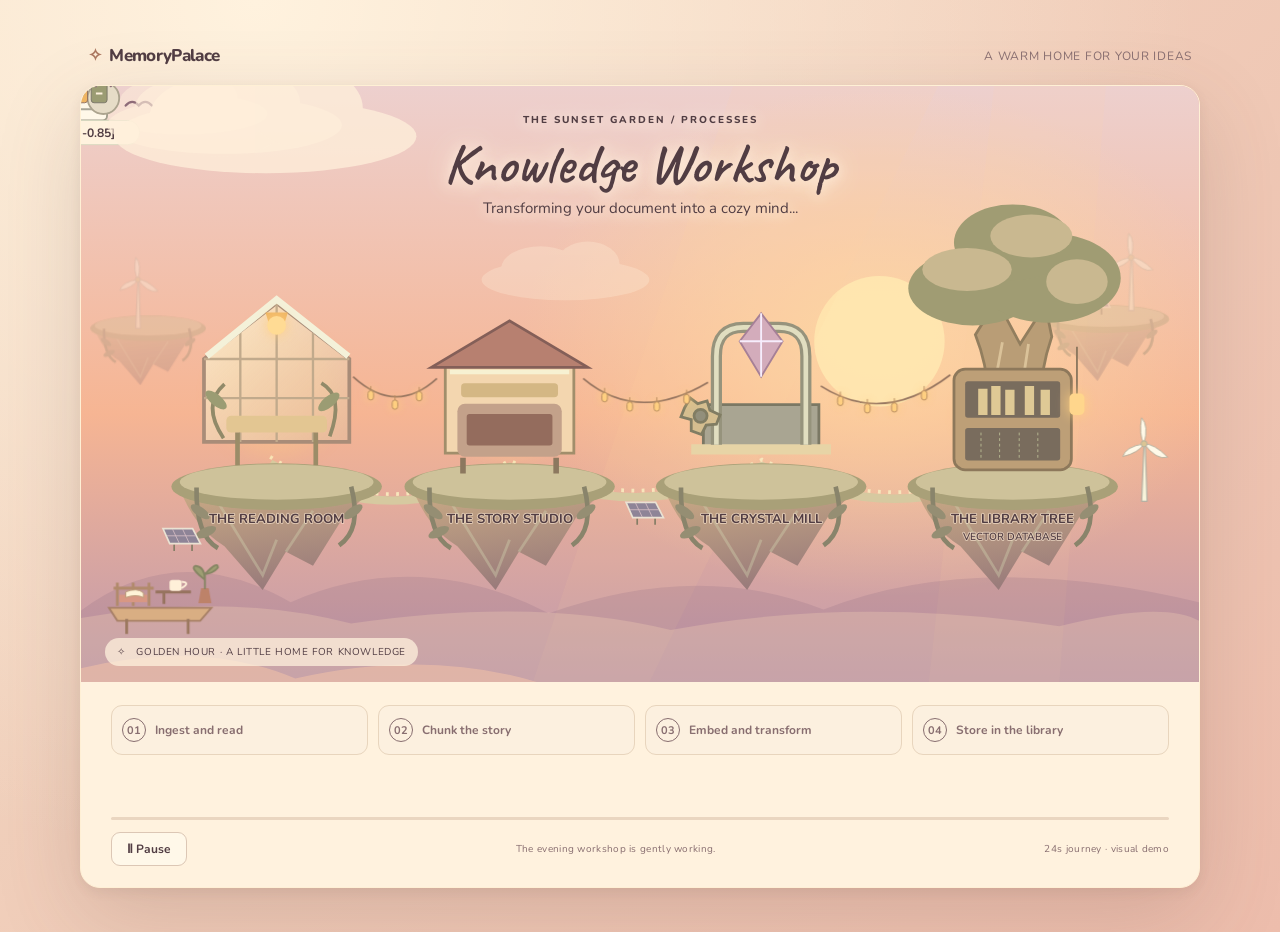
<file: app/static/processes-sunset.html>
<!DOCTYPE html>
<html lang="en"><head><meta charset="utf-8"><meta name="viewport" content="width=device-width, initial-scale=1"><title>MemoryPalace · Sunset Workshop</title>
<link rel="preconnect" href="https://fonts.googleapis.com"><link rel="preconnect" href="https://fonts.gstatic.com" crossorigin>
<link href="https://fonts.googleapis.com/css2?family=Caveat:wght@400;500;600;700&amp;family=Nunito:wght@400;500;600;700;800&amp;display=swap" rel="stylesheet">
<style>
:root{--sunset-peach:#f6b593;--sunset-mauve:#bf99ad;--lantern-gold:#ffcf80;--sunset-shadow:#674641;--warm-cloud:#fff0db;--sky:#edbdac;--sky-deep:#c694a3;--cream:#fff2de;--paper:#fff8e9;--ink:#513d43;--muted:#886e70;--moss:#aa765f;--leaf:#9b9c73;--dark-leaf:#8a574b;--honey:#efb562;--clay:#bc8068;--rose:#dc958b;--lavender:#b7a0bc;--glass:#efd2b4;--earth:#a38c79;--line:#e8d5bd;--loop:24s;--title-font:'Caveat','Segoe Print',Georgia,serif;--ui-font:'Nunito','Trebuchet MS',sans-serif}
*{box-sizing:border-box}body{margin:0;background:radial-gradient(ellipse at 20% 0%,var(--cream),transparent 65%),linear-gradient(135deg,#f3dac4,var(--sky));color:var(--ink);font-family:var(--ui-font);min-height:100vh;padding:44px 24px;display:grid;place-items:center}.page{width:min(1120px,100%)}.brandline{display:flex;justify-content:space-between;align-items:center;margin:0 8px 18px;font-size:12px;color:var(--muted);letter-spacing:.06em}.brand{font-size:17px;color:var(--ink);font-weight:800;letter-spacing:-.04em}.brand span{color:var(--moss);margin-right:8px}.window{overflow:hidden;border:1px solid #ffffffb0;border-radius:20px;background:var(--cream);box-shadow:0 24px 70px #67464126,0 3px 10px #67464112}.bar{display:flex;gap:18px;align-items:center;padding:14px 20px;background:#fff2e2;border-bottom:1px solid var(--line)}.dots{display:flex;gap:7px}.dots i{width:10px;height:10px;border-radius:100%;background:var(--rose)}.dots i:nth-child(2){background:var(--honey)}.dots i:nth-child(3){background:var(--leaf)}.url{margin:auto;background:#f4e5d5;border:1px solid #e8d2bf;border-radius:8px;padding:7px 26px;font-size:12px;color:var(--muted);text-align:center}button{font:700 12px var(--ui-font);border:1px solid #dcc7b5;border-radius:9px;background:var(--paper);padding:8px 13px;color:var(--ink);cursor:pointer;min-width:76px}button:hover{background:#f9e5cf}button:focus-visible{outline:3px solid var(--honey);outline-offset:3px}.scene{position:relative;isolation:isolate;background:var(--sky)}.scene svg{display:block;width:100%;height:auto}.heading{position:absolute;z-index:2;inset:27px 20px auto;text-align:center;pointer-events:none;text-shadow:0 2px 9px #fff2de,0 0 22px #fff2de}h1{font:600 clamp(32px,4.8vw,56px)/1 var(--title-font);margin:9px 0 6px}.eyebrow{font-size:10px;letter-spacing:.2em;text-transform:uppercase;font-weight:800}.subtitle{font-size:clamp(11px,1.4vw,15px);margin:0}.scene-badge{position:absolute;bottom:16px;left:24px;font-size:10px;letter-spacing:.06em;color:var(--ink);background:#fff2debd;padding:7px 12px;border-radius:20px}.bottom{padding:23px 30px 21px}.steps{display:grid;grid-template-columns:repeat(4,1fr);gap:10px}.chip{display:flex;gap:9px;align-items:center;border:1px solid var(--line);background:#fcf0df;border-radius:11px;padding:12px 10px;font-size:12px;font-weight:700;color:var(--muted);animation-duration:var(--loop);animation-iteration-count:infinite;animation-timing-function:steps(1,end)}.chip b{display:grid;place-items:center;width:24px;height:24px;flex-shrink:0;border-radius:50%;border:1px solid currentColor;font-size:11px}.chip:nth-child(1){animation-name:chip1}.chip:nth-child(2){animation-name:chip2}.chip:nth-child(3){animation-name:chip3}.chip:nth-child(4){animation-name:chip4}.captions{height:45px;position:relative;margin:17px 0 0;text-align:center}.captions p{position:absolute;inset:0;margin:0;font:500 clamp(20px,2.4vw,27px)/1.3 var(--title-font);opacity:0}.caption1{animation-name:stage1}.caption2{animation-name:stage2}.caption3{animation-name:stage3}.caption4{animation-name:stage4}.progress{height:3px;background:#ead6c0;overflow:hidden;border-radius:4px}.progress span{display:block;width:100%;height:100%;background:var(--moss);transform:scaleX(0);transform-origin:left;animation-name:progress}.footer{display:flex;justify-content:space-between;margin-top:12px;font-size:10px;color:var(--muted);letter-spacing:.03em}.story,.captions p,.progress span{animation-duration:var(--loop);animation-iteration-count:infinite;animation-timing-function:linear}.paused *{animation-play-state:paused!important}.station-label{font:700 14px var(--ui-font);fill:var(--ink)}.tiny{font:600 11px var(--ui-font);fill:var(--ink)}.vector-text{font:700 13px var(--ui-font);fill:var(--ink)}.ambient-spin{transform-box:fill-box;transform-origin:center;animation:spin 13s linear infinite}.sway{transform-box:fill-box;transform-origin:bottom center;animation:sway 7.3s ease-in-out infinite alternate}.lantern{animation:glow 4.7s ease-in-out infinite alternate}.cloud-far{animation:cloudFar 97s linear infinite}.cloud-mid{animation:cloudMid 71s linear infinite}.cloud-near{animation:cloudNear 47s linear infinite}.bird{animation:bird 29s linear infinite}.wing{transform-box:fill-box;transform-origin:center;animation:flap 1.3s ease-in-out infinite alternate}.seed{opacity:0;animation:seed 19s linear infinite}.seed.two{animation-delay:5s}.seed.three{animation-delay:11s}.courier{animation-name:journey}.document{animation-name:document}.chunks{animation-name:chunks}.vectors{animation-name:vectors}.books{animation-name:books}.read-beam{animation-name:readBeam;opacity:0}.extracted{animation-name:extracted;opacity:0}.cut-tool{animation-name:cutTool;opacity:0}.chunk-fan{animation-name:chunkFan;opacity:0}.crystal-light{animation-name:crystalLight;opacity:0}.shelf-light{animation-name:shelfLight;opacity:0}.stored{animation-name:stored;opacity:0}.spark{animation-name:spark;opacity:0}.gear{transform-box:fill-box;transform-origin:center;animation-name:gear}
@keyframes journey{0%{transform:translate(40px,300px)}8%,19%{transform:translate(210px,300px)}25%,44%{transform:translate(460px,300px)}50%,69%{transform:translate(730px,300px)}75%,84%{transform:translate(1000px,300px)}92%,99.99%{transform:translate(1000px,386px)}100%{transform:translate(40px,300px)}}
@keyframes document{0%,15.99%{opacity:1}16%,100%{opacity:0}}@keyframes chunks{0%,15.99%{opacity:0}16%,57.99%{opacity:1}58%,100%{opacity:0}}@keyframes vectors{0%,57.99%{opacity:0}58%,86.99%{opacity:1}87%,100%{opacity:0}}@keyframes books{0%,86.99%{opacity:0}87%,91.99%{opacity:1}92%,100%{opacity:0}}
@keyframes stage1{0%,24.99%{opacity:1}25%,100%{opacity:0}}@keyframes stage2{0%,24.99%{opacity:0}25%,49.99%{opacity:1}50%,100%{opacity:0}}@keyframes stage3{0%,49.99%{opacity:0}50%,74.99%{opacity:1}75%,100%{opacity:0}}@keyframes stage4{0%,74.99%{opacity:0}75%,99.99%{opacity:1}100%{opacity:0}}
@keyframes readBeam{0%,8%{opacity:0}10%,15%{opacity:.85}16%,100%{opacity:0}}@keyframes extracted{0%,10%{opacity:0;transform:translate(196px,292px)}12%,15%{opacity:1;transform:translate(196px,277px)}16%,100%{opacity:0;transform:translate(196px,277px)}}
@keyframes cutTool{0%,28%{opacity:0;transform:translate(460px,255px) rotate(-15deg)}30%,34%{opacity:1;transform:translate(460px,255px) rotate(-15deg)}36%,39%{opacity:1;transform:translate(460px,280px) rotate(12deg)}42%,100%{opacity:0;transform:translate(460px,255px) rotate(-15deg)}}
@keyframes chunkFan{0%,35%{transform:translate(0px,0px)}40%,100%{transform:translate(17px,-10px)}}
@keyframes crystalLight{0%,52%{opacity:0}54%,58%{opacity:1}62%,100%{opacity:0}}@keyframes gear{0%,50%{transform:rotate(0deg)}65%,100%{transform:rotate(180deg)}}
@keyframes shelfLight{0%,76%{opacity:0}79%,92%{opacity:1}97%,100%{opacity:0}}@keyframes stored{0%,91.99%{opacity:0}92%,99.99%{opacity:1}100%{opacity:0}}@keyframes spark{0%,58%{opacity:0;transform:translate(730px,300px) scale(.3)}59%{opacity:1;transform:translate(730px,300px) scale(.6)}63%{opacity:0;transform:translate(730px,300px) scale(1.4)}100%{opacity:0;transform:translate(730px,300px) scale(1.4)}}
@keyframes progress{to{transform:scaleX(1)}}
@keyframes chip1{0%{background:var(--dark-leaf);color:var(--paper);border-color:var(--dark-leaf)}25%,100%{background:#fcf0df;color:var(--muted);border-color:var(--line)}}
@keyframes chip2{0%{background:#fcf0df;color:var(--muted)}25%{background:var(--dark-leaf);color:var(--paper)}50%,100%{background:#fcf0df;color:var(--muted)}}
@keyframes chip3{0%{background:#fcf0df;color:var(--muted)}50%{background:var(--dark-leaf);color:var(--paper)}75%,100%{background:#fcf0df;color:var(--muted)}}
@keyframes chip4{0%{background:#fcf0df;color:var(--muted)}75%{background:var(--dark-leaf);color:var(--paper)}100%{background:#fcf0df;color:var(--muted)}}
@keyframes spin{to{transform:rotate(360deg)}}@keyframes sway{to{transform:rotate(2deg)}}@keyframes glow{from{opacity:.5}to{opacity:1}}@keyframes cloudFar{from{transform:translate(-230px,160px)}to{transform:translate(1200px,160px)}}@keyframes cloudMid{from{transform:translate(-310px,510px)}to{transform:translate(1200px,510px)}}@keyframes cloudNear{from{transform:translate(-390px,590px)}to{transform:translate(1200px,590px)}}@keyframes bird{from{transform:translate(-90px,210px)}to{transform:translate(1230px,190px)}}@keyframes flap{to{transform:scaleY(.35)}}@keyframes seed{0%{opacity:0;transform:translate(260px,540px) rotate(0deg)}8%,85%{opacity:.8}100%{opacity:0;transform:translate(860px,190px) rotate(95deg)}}
@media(max-width:650px){body{padding:22px 10px}.bar{padding:12px 10px;gap:8px}.url{padding:7px 8px;font-size:10px}.dots{gap:4px}.dots i{width:7px;height:7px}.bottom{padding:17px 14px}.steps{grid-template-columns:repeat(2,1fr);gap:8px}.heading{top:10px}h1{margin:4px 0}.eyebrow{font-size:8px}.scene-badge{bottom:8px;left:12px;font-size:8px;padding:4px 8px}.brandline{font-size:10px}.chip{font-size:11px;padding:9px}.captions{height:55px}.footer{font-size:9px}.window{border-radius:14px}}

/* Sunset edition: warm paper, copper trim, amber windows and evening fireflies. */
.window{border-color:#fff0d5;box-shadow:0 28px 85px #67464130,0 4px 12px #67464115}
.heading{text-shadow:0 2px 12px #fff0de,0 0 28px #fff0de}
.station-label,.tiny{paint-order:stroke;stroke:#ffecd7;stroke-width:2px;stroke-opacity:.6;stroke-linejoin:round}
.lantern{filter:drop-shadow(0 0 7px var(--lantern-gold))}
.string-lights{filter:drop-shadow(0 0 5px var(--lantern-gold))}
.firefly{opacity:0;animation:firefly 17.3s ease-in-out infinite;fill:var(--lantern-gold);filter:drop-shadow(0 0 4px var(--lantern-gold))}
.firefly.second{animation-duration:21.7s;animation-delay:3.1s}.firefly.third{animation-duration:15.1s;animation-delay:7.6s}
.steam{opacity:0;animation:steam 5.9s ease-out infinite;stroke:var(--warm-cloud);stroke-width:2.5;fill:none}.steam.second{animation-delay:2.8s}
@keyframes firefly{0%{opacity:0;transform:translate(330px,423px)}15%{opacity:.85}50%{opacity:.45;transform:translate(535px,348px)}80%{opacity:.8}100%{opacity:0;transform:translate(827px,455px)}}
@keyframes steam{0%{opacity:0;transform:translate(83px,540px)}25%{opacity:.55}100%{opacity:0;transform:translate(88px,518px)}}
/* Embedded presentation keeps the original standalone page intact. */
body.embedded{padding:0;display:block;min-height:0;background:transparent}
.embedded .page{width:100%}.embedded .brandline{display:none}
.embedded .window{border:0;border-radius:0;background:transparent;box-shadow:none}
.embedded .scene{border-radius:16px;overflow:hidden}
.embedded .bottom{padding:22px 0;background:transparent}
.footer{align-items:center;gap:12px;flex-wrap:wrap}
.footer button{min-width:76px}
@media(max-width:650px){.embedded .bottom{padding:18px 0}.footer #status{flex-basis:100%;order:3}}
.offscreen *{animation-play-state:paused!important}
</style></head><body><main class="page"><div class="brandline"><div class="brand"><span>✧</span>MemoryPalace</div><span>A WARM HOME FOR YOUR IDEAS</span></div><section class="window" aria-label="Sunset knowledge workshop"><div class="scene"><div class="heading"><div class="eyebrow">THE SUNSET GARDEN / PROCESSES</div><h1>Knowledge Workshop</h1><p class="subtitle">Transforming your document into a cozy mind...</p></div>
<svg xmlns="http://www.w3.org/2000/svg" viewBox="0 0 1200 640" role="img" aria-labelledby="svg-title svg-desc"><title id="svg-title">A cozy sunset knowledge workshop</title><desc id="svg-desc">A document visits a greenhouse reader, a paper cutting workshop, a crystal embedding machine, and a tree library. Peach and mauve sunset skies surround amber windows, hanging lanterns, a tea nook, and softly floating fireflies. Clouds, wind turbines, birds and seeds drift gently.</desc><defs>
<linearGradient id="sky" x1="0" y1="0" x2="0" y2="1"><stop stop-color="#edd0ce"/><stop offset=".55" stop-color="#f6b593"/><stop offset="1" stop-color="#bf99ad"/></linearGradient><radialGradient id="sun"><stop stop-color="#ffd9a3" stop-opacity=".9"/><stop offset="1" stop-color="#ffd9a3" stop-opacity="0"/></radialGradient><linearGradient id="rock" x2=".3" y2="1"><stop stop-color="#cbac85"/><stop offset="1" stop-color="#9a7c7b"/></linearGradient><linearGradient id="glass" x2="1" y2="1"><stop stop-color="#fff3cf" stop-opacity=".85"/><stop offset="1" stop-color="#e3bc9e" stop-opacity=".6"/></linearGradient><linearGradient id="beam" x2="0" y2="1"><stop stop-color="#ffe9a4" stop-opacity="0"/><stop offset=".5" stop-color="#fff8ce"/><stop offset="1" stop-color="#ffe9a4" stop-opacity="0"/></linearGradient><filter id="soft"><feGaussianBlur stdDeviation="10"/></filter>
<g id="cloud" fill="var(--warm-cloud)"><ellipse cx="110" cy="30" rx="90" ry="22"/><ellipse cx="83" cy="18" rx="42" ry="24"/><ellipse cx="134" cy="13" rx="34" ry="24"/></g>
<g id="island"><path d="M-105 0 Q-88 45 -56 64 L-15 111 10 70 39 85 72 32 106 0Z" fill="url(#rock)"/><path d="M-61 20 -15 95 0 57 M39 26 10 70" fill="none" stroke="#d0cfac" stroke-opacity=".4" stroke-width="3"/><ellipse rx="113" ry="25" fill="#a9a078"/><ellipse cy="-5" rx="104" ry="19" fill="#cec29a"/><path d="M-86 1Q-87 53 -63 66M80 0Q92 46 67 63" fill="none" stroke="#89846b" stroke-width="5"/><g class="sway" fill="#958e73"><ellipse cx="-82" cy="27" rx="12" ry="5" transform="rotate(35 -82 27)"/><ellipse cx="-76" cy="49" rx="12" ry="5" transform="rotate(-25 -76 49)"/><ellipse cx="82" cy="27" rx="12" ry="5" transform="rotate(-35 82 27)"/></g></g>
<g id="turbine"><path d="M0 0 -4 95H5L2 0" fill="#f8f4db" stroke="#b4b1a4" stroke-width="2"/><g class="ambient-spin" fill="#fff9e8" stroke="#b2af9d" stroke-width="1.5"><circle r="44" fill="transparent" stroke="none"/><path d="M0 0Q-9 -15 -4 -43Q8 -30 0 0M0 0Q17 0 39 22Q21 28 0 0M0 0Q-9 15 -35 21Q-31 5 0 0"/><circle r="5" fill="#dbc594"/></g></g>
<g id="panel"><path d="M0 0H53L67 27H12Z" fill="#8e8497" stroke="#e9e2d3" stroke-width="3"/><path d="M17 1 29 26M35 1 47 26M7 13H59" stroke="#d5bcc4" stroke-width="1.5"/><path d="M20 29V40M52 29V40" stroke="#847d65" stroke-width="3"/></g>
<g id="bookset"><rect x="-31" y="-28" width="17" height="46" rx="3" fill="#dc958b" stroke="#906f60"/><rect x="-10" y="-34" width="17" height="52" rx="3" fill="#efb562" stroke="#906f60"/><rect x="11" y="-24" width="17" height="42" rx="3" fill="#9b9c73" stroke="#7a7669"/><path d="M-26 -18H-19M-5 -24H2M16 -14H23M-26 8H-19M-5 8H2M16 8H23" stroke="#fff2de" stroke-width="2"/></g>
<g id="seedshape" stroke="#fff8e9" fill="none" stroke-width="1.5"><path d="M0 0 0 19M0 0 -8 -6M0 0 8 -6M0 0 -5 -10M0 0 5 -10M0 0 0 -12"/><circle cy="20" r="2" fill="#b99f72"/></g>
</defs><rect width="1200" height="640" fill="url(#sky)"/><ellipse cx="857" cy="274" rx="385" ry="275" fill="url(#sun)"/><circle cx="857" cy="274" r="70" fill="#ffe8b1" opacity=".9"/>
<path d="M700 0 485 640H610L920 0M980 0 910 640H1050L1100 0" fill="#ffce9e" opacity=".09"/>
<g opacity=".3" transform="translate(72 260) scale(.55)"><use href="#island"/><use href="#turbine" x="-20" y="-95"/></g><g opacity=".32" transform="translate(1100 250) scale(.6)"><use href="#island"/><use href="#panel" x="-60" y="-48"/><use href="#turbine" x="45" y="-110"/></g>
<g class="cloud-far" opacity=".5"><use href="#cloud"/></g><g transform="translate(410 178)" opacity=".3"><use href="#cloud"/></g>
<g opacity=".18" fill="#805f7c"><path d="M0 563Q104 485 225 554Q362 494 502 566Q664 509 797 562Q962 497 1200 554V640H0Z"/></g><g opacity=".25" fill="#ffe0b9"><path d="M0 571Q160 543 290 577Q487 548 633 584Q830 547 1050 580Q1160 552 1200 574V640H0Z"/></g>
<!-- The four island stations stay still; all traveling story actors live at SVG root. -->
<path d="M203 405Q330 483 460 409Q596 474 731 408Q877 477 1001 410" fill="none" stroke="#d6c9a0" stroke-width="9"/><path d="M203 398Q330 476 460 402Q596 467 731 401Q877 470 1001 403" fill="none" stroke="#f7e6bb" stroke-width="4" stroke-dasharray="3 8"/>
<g fill="var(--lantern-gold)" opacity=".28" filter="url(#soft)"><ellipse cx="210" cy="330" rx="67" ry="68"/><ellipse cx="460" cy="359" rx="54" ry="42"/><ellipse cx="1000" cy="353" rx="54" ry="45"/></g>
<g transform="translate(210 430)"><use href="#island"/><path d="M-78 -48V-137L0 -197 78 -137V-48Z" fill="url(#glass)" stroke="#a88c78" stroke-width="4"/><path d="M-78 -137H78M-39 -165V-48M0 -197V-48M39 -165V-48M-78 -95H78" fill="none" stroke="#c1aa8c" stroke-width="2.5"/><path d="M-75 -140 0 -201 77 -140" fill="none" stroke="#f4f1d9" stroke-width="7"/><rect x="-54" y="-76" width="108" height="18" rx="5" fill="#e3c692"/><path d="M-42 -58V-23M42 -58V-23" stroke="#9b8c68" stroke-width="5"/><g class="sway"><path d="M-57 -52Q-81 -88 -56 -110M57 -54Q73 -97 48 -111" stroke="#918a69" stroke-width="4" fill="none"/><ellipse cx="-65" cy="-93" rx="14" ry="6" fill="#9b9c73" transform="rotate(40 -65 -93)"/><ellipse cx="56" cy="-91" rx="14" ry="6" fill="#9b9c73" transform="rotate(-40 56 -91)"/></g><path d="M-12 -187H12L8 -174H-8Z" fill="#efb562"/><circle cy="-173" r="10" fill="#ffdb94" class="lantern"/><text y="39" text-anchor="middle" class="station-label">THE READING ROOM</text></g>
<g transform="translate(460 430)"><use href="#island"/><path d="M-69 -36V-128L0 -166 69 -128V-36Z" fill="#f3d6af" stroke="#a18e6b" stroke-width="3"/><path d="M-84 -128 0 -178 84 -128Z" fill="#b78070" stroke="#845f58" stroke-width="3"/><path d="M-64 -123H64" stroke="#f7f1d2" stroke-width="5"/><rect x="-56" y="-89" width="112" height="57" rx="8" fill="#c3a18a"/><rect x="-46" y="-78" width="92" height="34" rx="3" fill="#946c5d"/><path d="M-50 -31V-14M50 -31V-14" stroke="#8c785f" stroke-width="6"/><rect x="-52" y="-111" width="104" height="15" rx="4" fill="#d4b784"/><text y="39" text-anchor="middle" class="station-label">THE STORY STUDIO</text></g>
<g transform="translate(730 430)"><use href="#island"/><path d="M-62 -40V-88H62V-40" fill="#a9a592" stroke="#7b7864" stroke-width="3"/><path d="M-75 -40H75" stroke="#e7d4a6" stroke-width="11"/><path d="M-48 -45V-140Q-48 -171 -19 -171H19Q48 -171 48 -140V-45" fill="none" stroke="#96937c" stroke-width="12"/><path d="M-48 -45V-140Q-48 -171 -19 -171H19Q48 -171 48 -140V-45" fill="none" stroke="#e1dec0" stroke-width="5"/><path d="M0 -186 23 -156 0 -118 -23 -156Z" fill="#d3acbb" stroke="#a68097" stroke-width="2"/><path d="M0 -186V-118M-23 -156H23" stroke="#f6edfc" stroke-width="2"/><g class="story gear" fill="#d5be8f" stroke="#817d63" stroke-width="3"><circle cx="-64" cy="-76" r="22" fill="transparent" stroke="none"/><path d="M-82 -85 -76 -95 -68 -89 -58 -92 -55 -82 -44 -77 -48 -67 -59 -66 -64 -56 -75 -60 -75 -72 -86 -75Z"/><circle cx="-65" cy="-76" r="7" fill="#928f7b"/></g><text y="39" text-anchor="middle" class="station-label">THE CRYSTAL MILL</text></g>
<g transform="translate(1000 430)"><use href="#island"/><g class="sway"><path d="M-35 -30Q-15 -100 -40 -163L-17 -200 8 -153 35 -195 42 -161Q16 -85 47 -30Z" fill="#b99d76" stroke="#927e5e" stroke-width="3"/><path d="M-11 -155 -24 -84M17 -153 6 -80" stroke="#dac299" stroke-width="3"/><g fill="#a09c73"><ellipse cx="-43" cy="-213" rx="69" ry="40"/><ellipse cx="38" cy="-224" rx="78" ry="48"/><ellipse cx="0" cy="-262" rx="63" ry="41"/></g><g fill="#c9b890"><ellipse cx="-49" cy="-233" rx="48" ry="23"/><ellipse cx="20" cy="-269" rx="44" ry="23"/><ellipse cx="69" cy="-220" rx="33" ry="24"/></g></g><rect x="-63" y="-126" width="126" height="108" rx="12" fill="#bd9f77" stroke="#8d785b" stroke-width="3"/><rect x="-51" y="-113" width="102" height="39" rx="3" fill="#796c5d"/><rect x="-51" y="-63" width="102" height="35" rx="3" fill="#796c5d"/><path d="M-32 -105V-77M-18 -108V-77M-3 -104V-77M18 -108V-77M35 -104V-77" stroke="#dfc995" stroke-width="10"/><path d="M-34 -58V-29M-14 -58V-29M7 -58V-29M27 -58V-29" stroke="#b8bb93" stroke-width="1" stroke-dasharray="3 3"/><path d="M69 -150V-94" stroke="#8c785f" stroke-width="2"/><rect x="61" y="-100" width="16" height="23" rx="5" fill="#ffd68c" class="lantern"/><text y="39" text-anchor="middle" class="station-label">THE LIBRARY TREE</text><text y="57" text-anchor="middle" class="tiny">VECTOR DATABASE</text></g>
<g transform="translate(88 475) scale(.6)"><use href="#panel"/></g><g transform="translate(1141 384) scale(.65)"><use href="#turbine"/></g><g transform="translate(585 447) scale(.6)"><use href="#panel"/></g>
<g fill="none" stroke="#94735f" stroke-width="1.8"><path d="M292 312Q338 354 382 314M539 314Q597 363 673 318M794 322Q861 365 933 310"/></g><g class="string-lights" fill="var(--lantern-gold)" stroke="#b68b60" stroke-width="1"><path d="M311 322v6" fill="none"/><rect x="308" y="327" width="6" height="10" rx="3"/><path d="M337 332v6" fill="none"/><rect x="334" y="337" width="6" height="10" rx="3"/><path d="M363 323v6" fill="none"/><rect x="360" y="328" width="6" height="10" rx="3"/><path d="M562 324v6" fill="none"/><rect x="559" y="329" width="6" height="10" rx="3"/><path d="M589 334v6" fill="none"/><rect x="586" y="339" width="6" height="10" rx="3"/><path d="M618 334v6" fill="none"/><rect x="615" y="339" width="6" height="10" rx="3"/><path d="M650 326v6" fill="none"/><rect x="647" y="331" width="6" height="10" rx="3"/><path d="M815 328v6" fill="none"/><rect x="812" y="333" width="6" height="10" rx="3"/><path d="M844 336v6" fill="none"/><rect x="841" y="341" width="6" height="10" rx="3"/><path d="M873 335v6" fill="none"/><rect x="870" y="340" width="6" height="10" rx="3"/><path d="M905 322v6" fill="none"/><rect x="902" y="327" width="6" height="10" rx="3"/></g>
<!-- Stage causes / results. Absolute CSS translations are in viewBox units. -->
<g class="story read-beam"><path d="M202 256H218L251 342H169Z" fill="url(#beam)"/></g><g class="story extracted" stroke="#868269" stroke-width="3" stroke-linecap="round"><path d="M0 0H27M0 9H23M0 18H29"/></g>
<g class="story cut-tool" stroke="#847c69" stroke-width="4" fill="none"><circle cx="-16" cy="-4" r="9" fill="#e3c892"/><circle cx="16" cy="-4" r="9" fill="#e3c892"/><path d="M-9 2 18 36M9 2 -18 36"/><circle cy="14" r="3" fill="#f6edd5"/></g>
<g class="story crystal-light"><ellipse cx="730" cy="299" rx="53" ry="45" fill="#fff5c8" filter="url(#soft)"/><path d="M730 284V306M719 295H741" stroke="#fff8e9" stroke-width="3"/><path d="M730 276 730 300" stroke="#f3dcf3" stroke-width="8"/></g>
<g class="story shelf-light"><path d="M1000 263 958 397H1042Z" fill="url(#beam)" opacity=".65"/><rect x="964" y="365" width="69" height="43" rx="5" fill="none" stroke="#fff0b3" stroke-width="2"/></g>
<g class="story courier"><ellipse cy="43" rx="50" ry="10" fill="#98957c25"/>
<g class="story document"><rect x="-28" y="-37" width="56" height="74" rx="5" fill="#fff8e9" stroke="#a29e8d" stroke-width="2"/><path d="M10 -37V-20H28" fill="#e4dfc4" stroke="#a29e8d" stroke-width="2"/><path d="M-16 -9H14M-16 0H17M-16 9H9M-16 18H14" stroke="#b0aca0" stroke-width="3" stroke-linecap="round"/><circle cx="-36" cy="-27" r="12" fill="#efb562"/><path d="m-41 -27 4 4 7 -8" fill="none" stroke="#fff8e9" stroke-width="2"/></g>
<g class="story chunks"><rect x="-32" y="-24" width="51" height="49" rx="5" fill="#fff8e9" stroke="#a8a597" stroke-width="2"/><path d="M-23 -10H9M-23 0H3M-23 10H10" stroke="#adaa9e" stroke-width="3"/><g class="story chunk-fan"><rect x="-19" y="-17" width="49" height="46" rx="5" fill="#f9e8bf" stroke="#aa9d7d" stroke-width="2"/><path d="M-10 -3H20M-10 7H13M-10 17H18" stroke="#bdab84" stroke-width="3"/><rect x="-7" y="-9" width="47" height="44" rx="5" fill="#ede8de" stroke="#a8a597" stroke-width="2"/><path d="M2 5H29M2 15H23M2 25H27" stroke="#adaa9e" stroke-width="3"/></g></g>
<g class="story vectors"><circle cx="-25" cy="-4" r="18" fill="#fff2bc" stroke="#d4b978" stroke-width="2"/><circle cx="9" cy="-23" r="18" fill="#eed0dc" stroke="#baa9ba" stroke-width="2"/><circle cx="24" cy="13" r="17" fill="#e6dcc7" stroke="#aca48f" stroke-width="2"/><path d="M-10 -11 0 -18M13 -6 18 0" stroke="#fff8e9" stroke-width="2"/><rect x="-63" y="37" width="126" height="26" rx="13" fill="#fff2de" stroke="#d7d9bf"/><text y="55" text-anchor="middle" class="vector-text">[0.12, -0.85]</text><circle cx="-28" cy="-8" r="5" fill="#fff8e9"/><circle cx="5" cy="-27" r="5" fill="#fff8e9"/><circle cx="20" cy="9" r="5" fill="#fff8e9"/></g>
<g class="story books"><use href="#bookset"/></g></g>
<g class="story stored" style="transform:translate(1000px,386px)"><use href="#bookset"/><text x="0" y="99" text-anchor="middle" class="tiny">A new memory, at home.</text></g>
<g class="story spark" stroke="#fff8e9" stroke-width="3"><path d="M-65 0H-52M65 0H52M0 -56V-44M0 56V44M-42 -40 -34 -32M42 40 34 32M42 -40 34 -32M-42 40 -34 32"/></g>
<g transform="translate(68 548)"><path d="M-38 12H72L60 26H-29Z" fill="#d9ae83" stroke="#a78067" stroke-width="2"/><path d="M-19 24V40M47 24V40" stroke="#9b785f" stroke-width="3"/><path d="M-29 -15V10M-12 -15V10M5 -15V10M-33 -9H10" stroke="#b18a6b" stroke-width="3"/><path d="M-27 -2H3V6H-27Z" fill="#d89783"/><path d="M21 8V-5M12 -5H50" stroke="#96735e" stroke-width="3"/><rect x="27" y="-18" width="13" height="12" rx="3" fill="#fff0d9"/><path d="M40 -16Q50 -15 40 -9" fill="none" stroke="#fff0d9" stroke-width="2"/><path d="M-20 -5Q-8 -10 -1 -4L-1 1Q-9 -3 -20 1Z" fill="#fff3d7" stroke="#ba9977"/><path d="M58 7H72L69 -9H61Z" fill="#bd8269"/><path d="M65 -8V-26M65 -18Q48 -31 55 -33Q65 -32 65 -18M65 -24Q79 -39 79 -31Q74 -25 65 -24" fill="#9e9f73" stroke="#858563" stroke-width="2"/></g>
<g class="steam"><path d="M14 -15Q7 -20 14 -25Q20 -30 12 -36"/></g><g class="steam second"><path d="M14 -15Q7 -20 14 -25Q20 -30 12 -36"/></g>
<g class="firefly"><circle r="2.3"/></g><g class="firefly second"><circle cx="71" cy="24" r="2"/></g><g class="firefly third"><circle cx="-46" cy="-40" r="1.7"/></g>
<g class="bird" fill="none" stroke="#8e6b78" stroke-width="2.5" stroke-linecap="round"><g class="wing"><path d="M0 0Q8 -10 16 0Q24 -10 32 0M48 21Q55 13 62 21Q69 13 76 21"/></g></g>
<g class="seed"><use href="#seedshape"/></g><g class="seed two"><use href="#seedshape"/></g><g class="seed three"><use href="#seedshape"/></g>
<g class="cloud-mid" opacity=".63"><use href="#cloud" transform="scale(1.4)"/></g><g class="cloud-near" opacity=".76"><use href="#cloud" transform="scale(1.8)"/></g>
<path d="M0 625Q130 594 230 636Q370 604 490 640H0Z" fill="#f7c5a7" opacity=".5"/></svg><div class="scene-badge">✧ &nbsp; GOLDEN HOUR · A LITTLE HOME FOR KNOWLEDGE</div></div>
<div class="bottom"><div class="steps" aria-label="Document processing stages"><div class="chip"><b>01</b>Ingest and read</div><div class="chip"><b>02</b>Chunk the story</div><div class="chip"><b>03</b>Embed and transform</div><div class="chip"><b>04</b>Store in the library</div></div><div class="captions" aria-hidden="true"><p class="caption1">A story arrives, just as the windows turn gold.</p><p class="caption2">A few little pages, warmed by the evening light.</p><p class="caption3">Meaning glows like fireflies in the dusk.</p><p class="caption4">A new memory settles in. The lanterns stay on.</p></div><div class="progress" aria-hidden="true"><span class="story"></span></div><div class="footer"><button id="toggle" type="button" aria-pressed="false">Ⅱ Pause</button><span id="status">The evening workshop is gently working.</span><span id="loop-label">24-second journey · visual demo</span></div></div></section></main>
<script>
// All story and UI timing comes from --loop. Pausing freezes every CSS clock.
const page = document.querySelector('.page');
const button = document.getElementById('toggle');
const status = document.getElementById('status');
const loopDuration = getComputedStyle(document.documentElement).getPropertyValue('--loop').trim();
document.getElementById('loop-label').textContent = `${loopDuration} journey · visual demo`;
const motionPreference = window.matchMedia('(prefers-reduced-motion: reduce)');
function setPaused(paused) {
  page.classList.toggle('paused', paused);
  button.textContent = paused ? '▶ Play' : 'Ⅱ Pause';
  button.setAttribute('aria-pressed', String(paused));
  status.textContent = paused ? 'Taking a breath. Press play when you are ready.' : 'The evening workshop is gently working.';
}
setPaused(motionPreference.matches);
button.addEventListener('click', () => setPaused(!page.classList.contains('paused')));
motionPreference.addEventListener('change', event => setPaused(event.matches));

if (new URLSearchParams(location.search).get('embedded') === '1') {
  document.body.classList.add('embedded');
  const notifyHeight = () => parent.postMessage({type: 'workshop-height', height: Math.ceil(page.getBoundingClientRect().height)}, location.origin);
  new ResizeObserver(notifyHeight).observe(page);
  window.addEventListener('load', notifyHeight);
  window.addEventListener('message', event => {
    if (event.origin !== location.origin || event.source !== parent || event.data?.type !== 'workshop-visibility') return;
    page.classList.toggle('offscreen', !event.data.visible);
  });
  notifyHeight();
}
</script></body></html>
</file>
